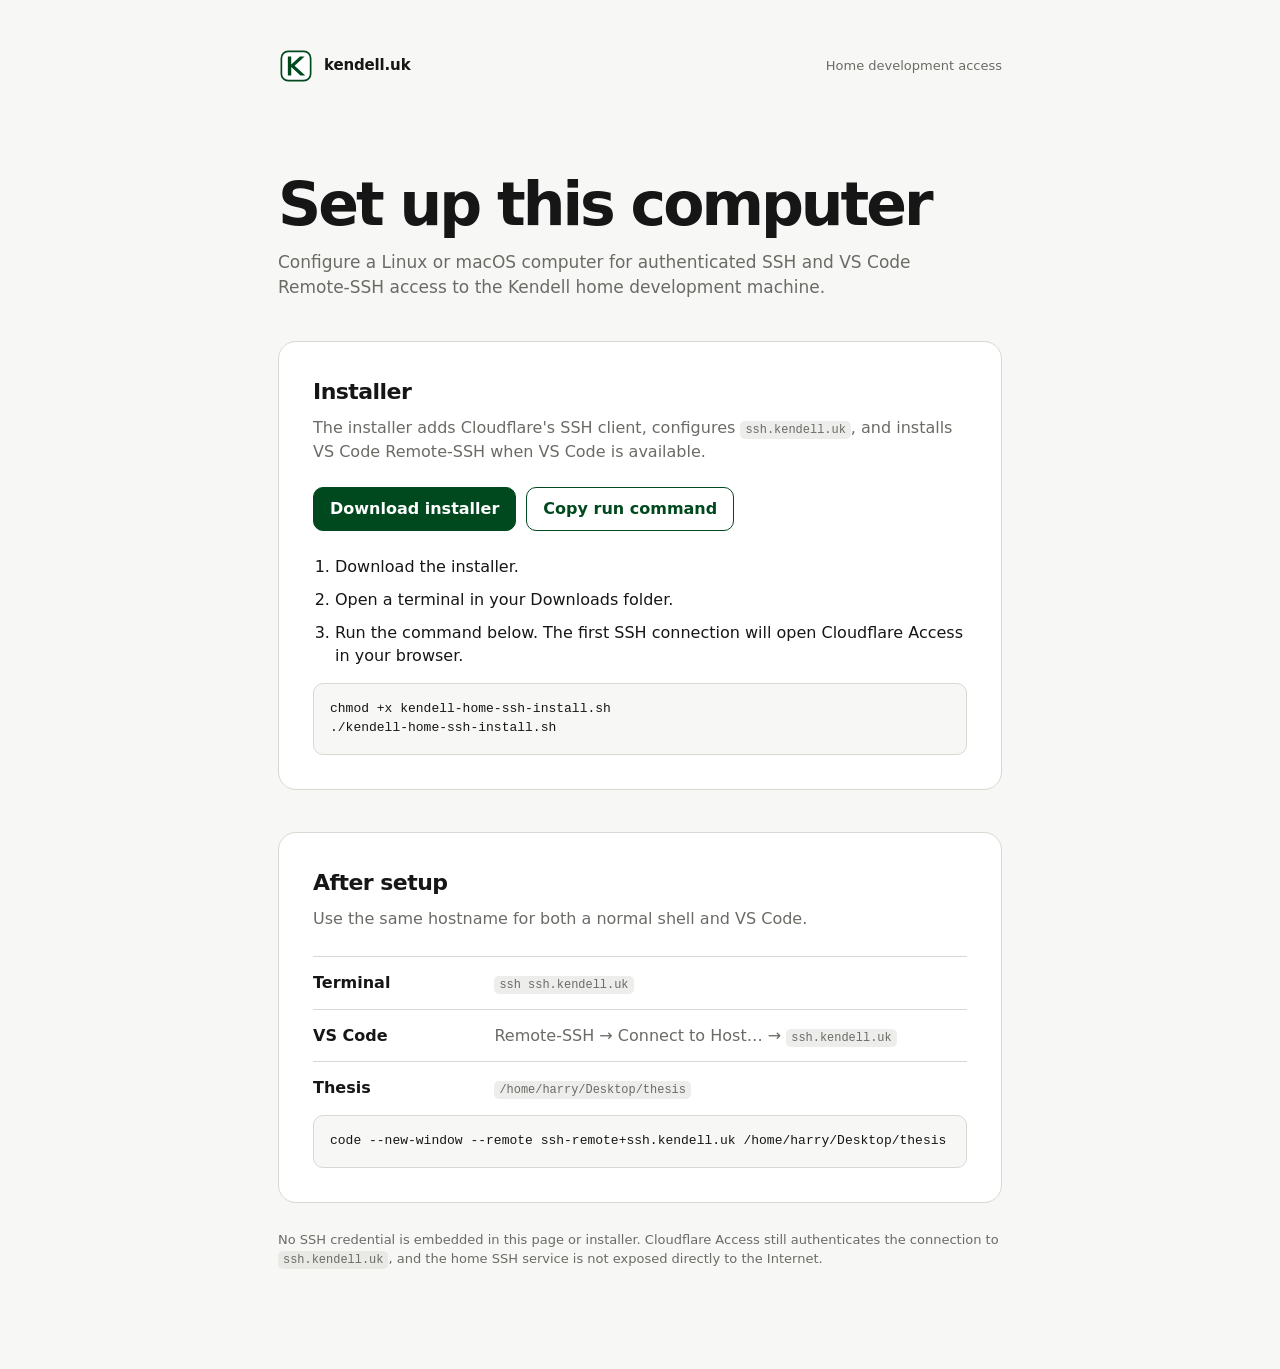
<file: install/index.html>
<!doctype html>
<html lang="en">
<head>
  <meta charset="utf-8">
  <meta name="viewport" content="width=device-width, initial-scale=1">
  <meta name="color-scheme" content="light dark">
  <meta name="description" content="Set up SSH and VS Code access to the Kendell home development machine.">
  <title>Home development access · Kendell</title>
  <link rel="icon" href="/favicon.svg" type="image/svg+xml">
  <link rel="stylesheet" href="/styles.css">
  <style>
    .setup-shell { width: min(820px, 100%); margin: 0 auto; padding: clamp(22px, 4vw, 48px); }
    .setup-main { padding: clamp(60px, 10vh, 108px) 0 40px; }
    .setup-main h1 { margin: 0; font-size: clamp(38px, 7vw, 60px); font-weight: 760; letter-spacing: -0.05em; line-height: 1; }
    .lede { max-width: 650px; margin: 16px 0 0; color: var(--muted); font-size: 17px; }
    .setup-card { margin-top: 42px; padding: clamp(22px, 4vw, 34px); border: 1px solid var(--border); border-radius: 18px; background: var(--surface); }
    .setup-card h2 { margin: 0 0 8px; font-size: 22px; letter-spacing: -0.025em; }
    .setup-card p { margin: 0; color: var(--muted); }
    .actions { display: flex; flex-wrap: wrap; gap: 10px; margin-top: 24px; }
    .button { display: inline-flex; min-height: 44px; align-items: center; justify-content: center; padding: 0 16px; border: 1px solid var(--green); border-radius: 10px; background: var(--green); color: #fff; font: inherit; font-weight: 700; cursor: pointer; }
    .button-secondary { background: transparent; color: var(--green); }
    .steps { margin: 24px 0 0; padding-left: 22px; }
    .steps li + li { margin-top: 10px; }
    code { padding: 2px 5px; border-radius: 5px; background: color-mix(in srgb, var(--border) 45%, transparent); font-size: 0.92em; }
    .command { margin-top: 16px; padding: 16px; overflow-x: auto; border: 1px solid var(--border); border-radius: 10px; background: var(--bg); color: var(--ink); font-family: ui-monospace, SFMono-Regular, Menlo, Consolas, monospace; font-size: 13px; white-space: pre; }
    .detail-list { display: grid; gap: 14px; margin: 26px 0 0; }
    .detail { display: grid; grid-template-columns: minmax(130px, 0.35fr) minmax(0, 1fr); gap: 16px; padding-top: 14px; border-top: 1px solid var(--border); }
    .detail dt { font-weight: 700; }
    .detail dd { margin: 0; color: var(--muted); }
    .footnote { margin-top: 28px; color: var(--muted); font-size: 13px; }
    @media (max-width: 640px) {
      .setup-shell { padding: 20px; }
      .setup-main { padding-top: 60px; }
      .detail { grid-template-columns: 1fr; gap: 4px; }
      .actions { display: grid; }
    }
  </style>
</head>
<body>
  <div class="setup-shell">
    <header class="site-header">
      <a class="brand" href="/" aria-label="Kendell home">
        <img class="brand-mark" src="/favicon.svg" alt="">
        <span>kendell.uk</span>
      </a>
      <span class="github-link">Home development access</span>
    </header>

    <main class="setup-main">
      <h1>Set up this computer</h1>
      <p class="lede">Configure a Linux or macOS computer for authenticated SSH and VS Code Remote-SSH access to the Kendell home development machine.</p>

      <section class="setup-card">
        <h2>Installer</h2>
        <p>The installer adds Cloudflare's SSH client, configures <code>ssh.kendell.uk</code>, and installs VS Code Remote-SSH when VS Code is available.</p>

        <div class="actions">
          <a class="button" href="install.sh" download="kendell-home-ssh-install.sh">Download installer</a>
          <button class="button button-secondary" id="copy-run" type="button">Copy run command</button>
        </div>

        <ol class="steps">
          <li>Download the installer.</li>
          <li>Open a terminal in your Downloads folder.</li>
          <li>Run the command below. The first SSH connection will open Cloudflare Access in your browser.</li>
        </ol>

        <div class="command" id="run-command">chmod +x kendell-home-ssh-install.sh
./kendell-home-ssh-install.sh</div>
      </section>

      <section class="setup-card">
        <h2>After setup</h2>
        <p>Use the same hostname for both a normal shell and VS Code.</p>

        <dl class="detail-list">
          <div class="detail"><dt>Terminal</dt><dd><code>ssh ssh.kendell.uk</code></dd></div>
          <div class="detail"><dt>VS Code</dt><dd>Remote-SSH → Connect to Host… → <code>ssh.kendell.uk</code></dd></div>
          <div class="detail"><dt>Thesis</dt><dd><code>/home/harry/Desktop/thesis</code></dd></div>
        </dl>

        <div class="command">code --new-window --remote ssh-remote+ssh.kendell.uk /home/harry/Desktop/thesis</div>
      </section>

      <p class="footnote">No SSH credential is embedded in this page or installer. Cloudflare Access still authenticates the connection to <code>ssh.kendell.uk</code>, and the home SSH service is not exposed directly to the Internet.</p>
    </main>
  </div>

  <script>
    const copyButton = document.getElementById("copy-run");
    const command = document.getElementById("run-command");
    copyButton.addEventListener("click", async () => {
      try {
        await navigator.clipboard.writeText(command.textContent);
        copyButton.textContent = "Copied";
        window.setTimeout(() => { copyButton.textContent = "Copy run command"; }, 1600);
      } catch {
        copyButton.textContent = "Copy failed";
      }
    });
  </script>
</body>
</html>
</file>
<file: styles.css>
:root {
  color-scheme: light dark;
  --bg: #f7f7f5;
  --surface: #ffffff;
  --ink: #161616;
  --muted: #6b6b66;
  --border: #d8d8d2;
  --border-strong: #aaa9a1;
  --green: #00491e;
}

@media (prefers-color-scheme: dark) {
  :root {
    --bg: #171716;
    --surface: #1f1f1d;
    --ink: #f0f0ec;
    --muted: #aaa9a1;
    --border: #3a3a36;
    --border-strong: #62625b;
    --green: #6fb488;
  }
}

* {
  box-sizing: border-box;
}

html {
  background: var(--bg);
}

body {
  margin: 0;
  min-height: 100vh;
  background: var(--bg);
  color: var(--ink);
  font-family: ui-sans-serif, system-ui, -apple-system, BlinkMacSystemFont, "Segoe UI", sans-serif;
  line-height: 1.45;
}

a {
  color: inherit;
  text-decoration: none;
}

a:focus-visible {
  outline: 3px solid color-mix(in srgb, var(--green) 35%, transparent);
  outline-offset: 3px;
}

.page-shell {
  width: min(900px, 100%);
  margin: 0 auto;
  padding: clamp(22px, 4vw, 48px);
}

.site-header {
  display: flex;
  align-items: center;
  justify-content: space-between;
  gap: 20px;
}

.brand {
  display: inline-flex;
  align-items: center;
  gap: 10px;
  font-size: 15px;
  font-weight: 720;
  letter-spacing: -0.01em;
}

.brand-mark {
  width: 36px;
  height: 36px;
  flex: 0 0 auto;
}

.github-link {
  color: var(--muted);
  font-size: 13px;
}

.github-link:hover {
  color: var(--green);
}

main {
  padding: clamp(72px, 12vh, 130px) 0 40px;
}

.intro {
  margin-bottom: 38px;
}

.intro h1 {
  margin: 0 0 8px;
  font-size: clamp(42px, 7vw, 64px);
  font-weight: 760;
  letter-spacing: -0.05em;
  line-height: 1;
}

.intro p {
  margin: 0;
  color: var(--muted);
  font-size: 16px;
}

.project-list {
  display: block;
  border-top: 1px solid var(--border-strong);
}

.project-row {
  display: grid;
  grid-template-columns: 56px minmax(0, 1fr) auto;
  gap: 18px;
  align-items: center;
  padding: 18px 0;
  border-bottom: 1px solid var(--border);
  transition: color 140ms ease, padding 140ms ease;
}

.project-row:hover {
  padding-left: 6px;
}

.project-row.project-row--joined-start {
  border-bottom: 0;
}

.project-row.project-row--joined-end {
  padding-top: 0;
}

.project-logo {
  width: 56px;
  height: 56px;
  display: block;
  object-fit: contain;
}

.project-copy {
  display: grid;
  gap: 3px;
}

.project-title {
  font-weight: 700;
  letter-spacing: -0.015em;
}

.project-description {
  color: var(--muted);
  font-size: 14px;
}

.project-arrow {
  color: var(--muted);
  font-size: 18px;
}

@media (max-width: 640px) {
  .page-shell {
    padding: 20px;
  }

  main {
    padding-top: 72px;
  }

  .project-row {
    grid-template-columns: 50px minmax(0, 1fr) auto;
    gap: 14px;
    padding: 16px 0;
  }

  .project-logo {
    width: 50px;
    height: 50px;
  }
}

@media (prefers-reduced-motion: reduce) {
  .project-row {
    transition: none;
  }
}
</file>
